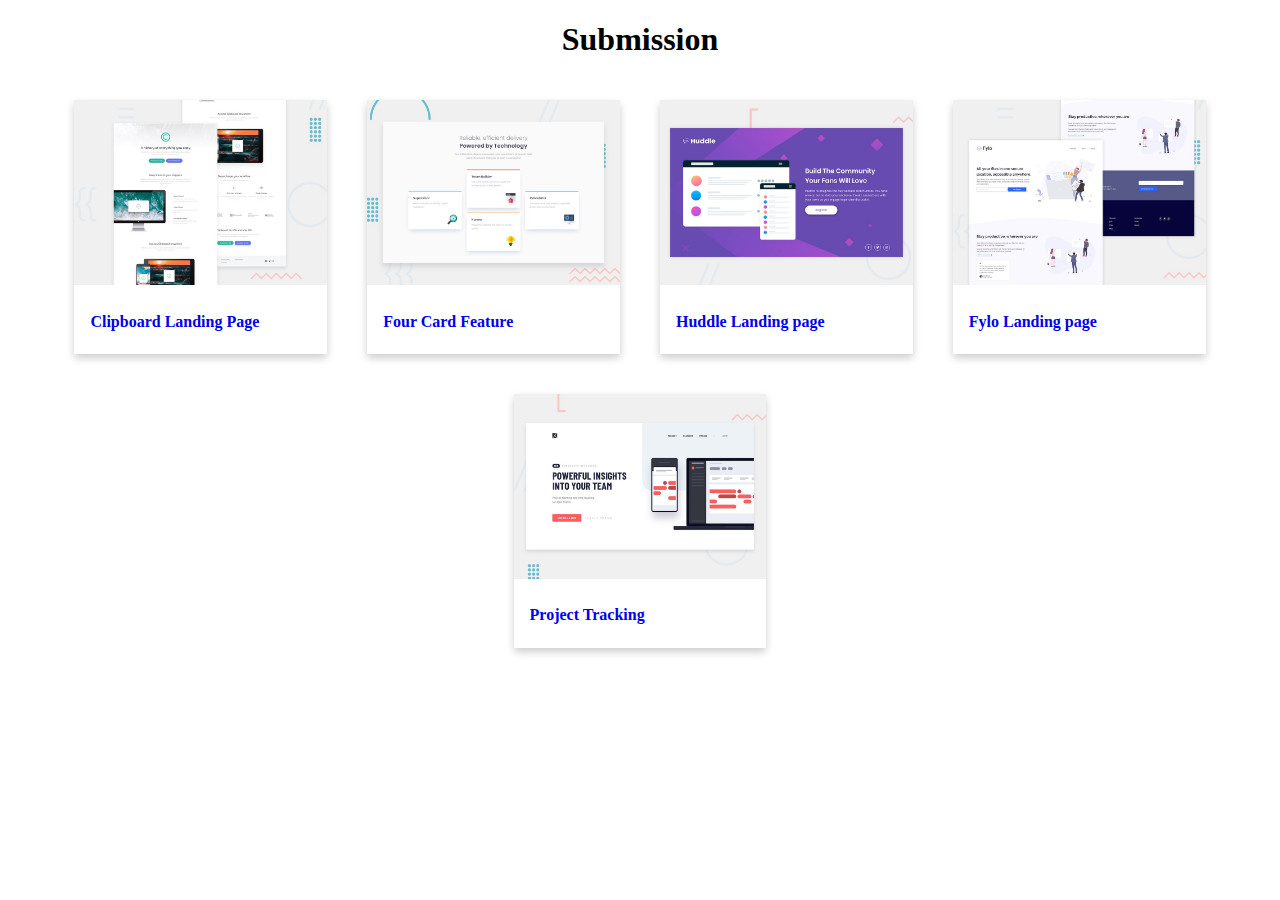
<file: index.html>
<!DOCTYPE html>
<html lang="en">
<head>
    <meta charset="UTF-8">
    <meta name="viewport" content="width=device-width, initial-scale=1.0">
    <link rel="stylesheet" type="text/css" href="style.css" />
    <title>Submission Frontend-master</title>
</head>
<body>

    <h1>Submission</h1>

    <div class="flex">
    <div class="card">
        <a href="/clipboard-landing-page-master/index.html" target="_blank">
            <img src="images/clipboard.jpg" alt="Avatar" style="width:100%">
            <div class="container">
              <h4><b>Clipboard Landing Page</b></h4> 
            </div>
        </a>
      
      </div>

      <div class="card">
        <a href="/four-card-feature-section-master/index.html" target="_blank">
            <img src="images/four-section.jpg" alt="Avatar" style="width:100%">
            <div class="container">
              <h4><b>Four Card Feature</b></h4> 
            </div>
        </a>
      </div>

      <div class="card">
        <a href="/huddle-landing-page-with-single-introductory-section-master/index.html" target="_blank">
            <img src="images/huddle.jpg" alt="Avatar" style="width:100%">
            <div class="container">
              <h4><b>Huddle Landing page</b></h4> 
            </div>
        </a>
      </div>

      <div class="card">
        <a href="/fylo-landing-page-with-two-column-layout-master/index.html" target="_blank">
            <img src="images/fylo.jpg" alt="Avatar" style="width:100%">
            <div class="container">
              <h4><b>Fylo Landing page</b></h4> 
            </div>
        </a>
      </div>

      <div class="card">
        <a href="/project-tracking-intro-component-master/index.html" target="_blank">
            <img src="images/project-tracking.jpg" alt="Avatar" style="width:100%">
            <div class="container">
              <h4><b>Project Tracking</b></h4> 
            </div>
        </a>
      </div>

    </div>

</body>
</html>
</file>
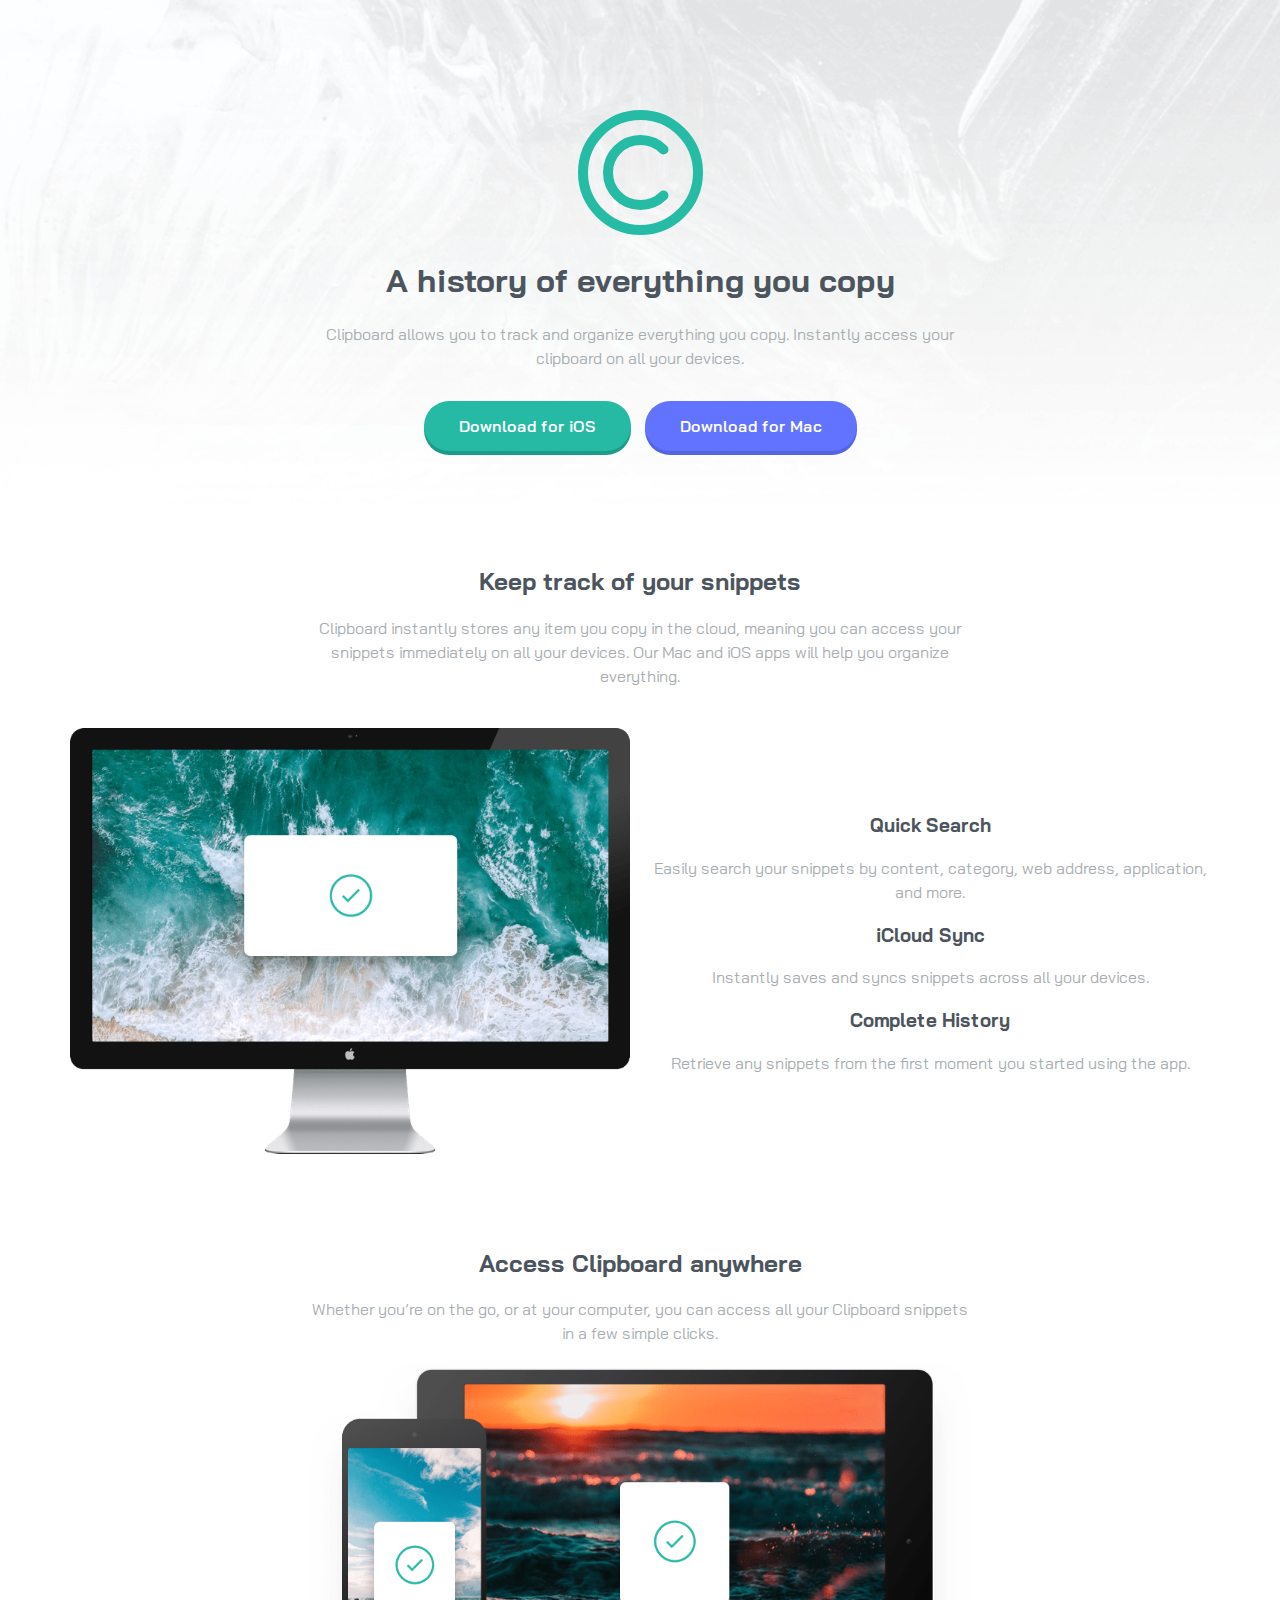
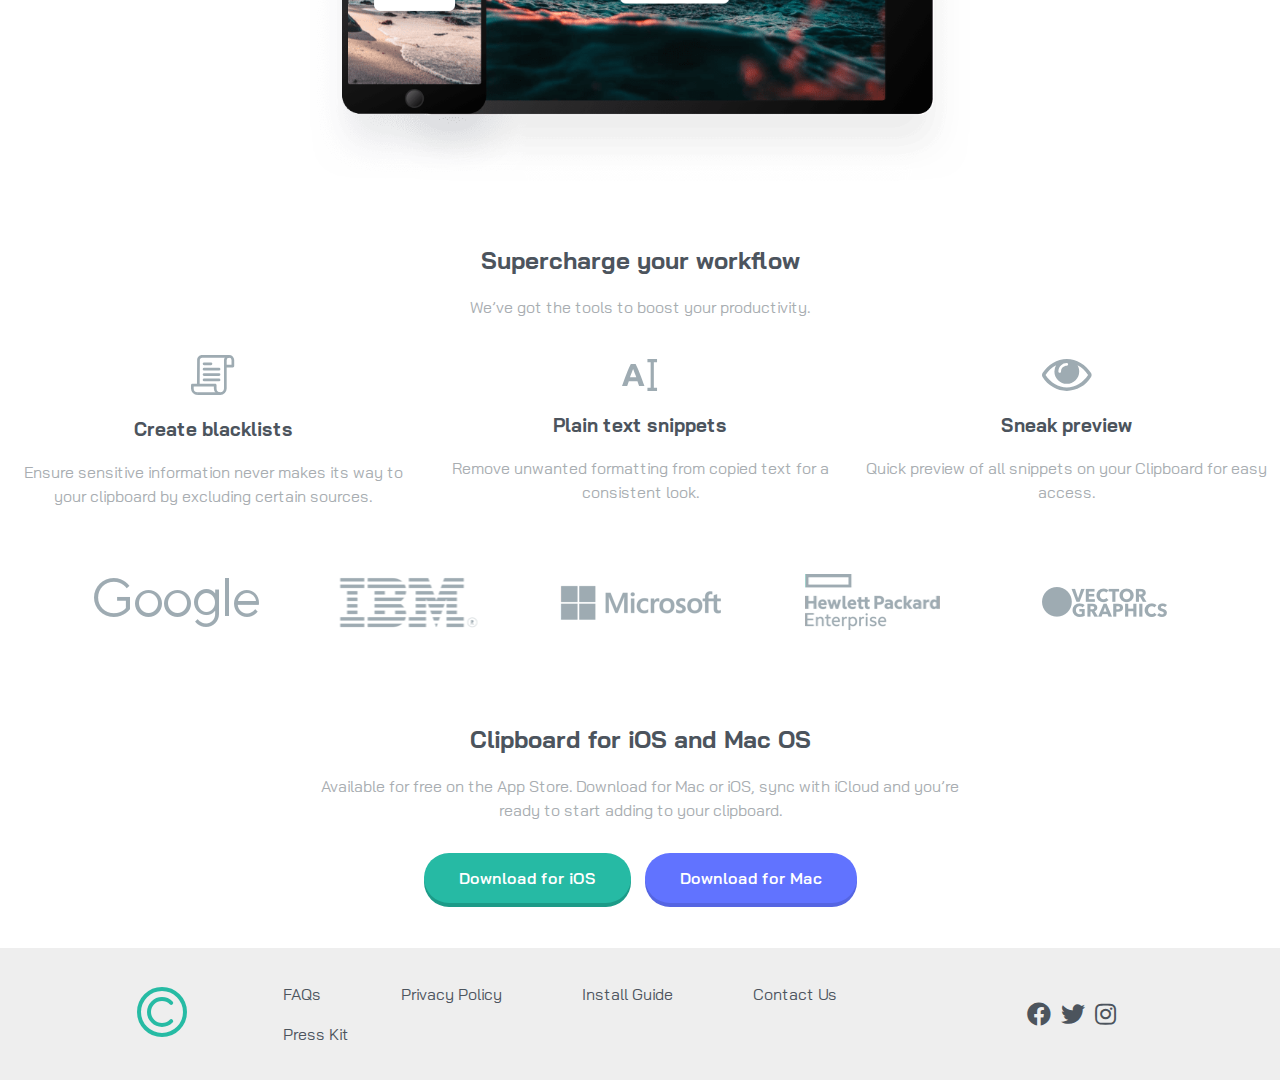
<file: clipboard-landing-page-master/index.html>
<!DOCTYPE html>
<html lang="en">
<head>
  <meta charset="UTF-8">
  <meta name="viewport" content="width=device-width, initial-scale=1.0"> <!-- displays site properly based on user's device -->

  <link rel="icon" type="image/png" sizes="32x32" href="./images/favicon-32x32.png">
  <link rel="stylesheet" href="https://cdnjs.cloudflare.com/ajax/libs/font-awesome/5.13.0/css/all.min.css">
  
  <title>Frontend Mentor | Clipboard landing page</title>
  <link rel="stylesheet" href="style.css">
  
</head>
<body>

  <header>
    <div class="container container-small">
      <img src="images/logo.svg" alt="logo">
      <h1>A history of everything you copy</h1>
      <p>
        Clipboard allows you to track and organize everything you 
        copy. Instantly access your clipboard on all your devices.
      </p>

      <div>
        <button class="btn btn-primary">
          Download for iOS
        </button>
        <button class="btn btn-secondary">
          Download for Mac
        </button>
      </div>
    </div>
  </header>

  <section class="container container-small">
    <h2>Keep track of your snippets</h2>
    <p>Clipboard instantly stores any item you copy in the cloud, 
      meaning you can access your snippets immediately on all your 
      devices. Our Mac and iOS apps will help you organize everything.</p>
  </section>

  <section class="container flex">
    <div>
      <img src="images/image-computer.png" alt="computer"/>      
    </div>

    <div class="point">
      <h3>
        Quick Search
      </h3>
      <p>
        Easily search your snippets by content, category, web address, application, and more.
      </p>

      <h3>
        iCloud Sync
      </h3>
      <p>
        Instantly saves and syncs snippets across all your devices.
      </p>

      <h3>
        Complete History
      </h3>
      <p>
        Retrieve any snippets from the first moment you started using the app.
      </p>
    </div>
  </section>

  <section class="container container-small">
    <h2>
      Access Clipboard anywhere
    </h2>
    <p>
      Whether you’re on the go, or at your computer, you can access all your Clipboard 
      snippets in a few simple clicks.
    </p>
    <img src="images/image-devices.png" alt="devices">
  </section>

  <div class="flex">
    <div>
      <h2>
        Supercharge your workflow
      </h2>
      <p>
        We’ve got the tools to boost your productivity.
      </p>
    </div>
  </div>

  <div class="flex">
      <div>
        <img src="images/icon-blacklist.svg" alt="list"/>
        <h3>Create blacklists</h3>
        <p>Ensure sensitive information never makes its way to your clipboard by excluding certain sources.</p>
      </div>
      <div>
        <img src="images/icon-text.svg" alt="text"/>
        <h3>Plain text snippets</h3>
        <p>Remove unwanted formatting from copied text for a consistent look.</p>
     </div>
      <div>
        <img src="images/icon-preview.svg" alt="preview"/>
        <h3>Sneak preview</h3>
        <p>Quick preview of all snippets on your Clipboard for easy access.</p>
      </div>
    </div>

  <section class="container flex">
      <div>
        <img src="images/logo-google.png" alt="google"/></div>
      <div>
        <img src="images/logo-ibm.png" alt="ibm"/></div>
      <div>
        <img src="images/logo-microsoft.png" alt="microsoft"/></div>
      <div>
        <img src="images/logo-hp.png" alt="hp"/></div>
      <div>
        <img src="images/logo-vector-graphics.png" alt="vector"/></div>
  </section>

  <section class="container container-small">
    <h2>Clipboard for iOS and Mac OS</h2>
    <p>Available for free on the App Store. Download for Mac or iOS, sync with iCloud 
      and you’re ready to start adding to your clipboard.</p>
      <div>
        <button class="btn btn-primary">
          Download for iOS
        </button>
        <button class="btn btn-secondary">
          Download for Mac
        </button>
      </div>
  </section>
  
  <footer>
    <div class="container flex">
      <div>
        <img src="images/logo.svg" alt="logo"/>
      </div>
      <ul class="links">
        <li><a href="#">FAQs</a></li>
        <li><a href="#">Privacy Policy</a></li>
        <li><a href="#">Install Guide</a></li>
        <li><a href="#">Contact Us</a></li>
        <li><a href="#">Press Kit</a></li>
      </ul>
      <ul class="social">
       <li><a href="#"><i class="fab fa-facebook"></i></a></li> 
       <li><a href="#"><i class="fab fa-twitter"></i></a></li> 
       <li><a href="#"><i class="fab fa-instagram"></i></a></li> 
      </ul>
    </div>
  </footer>


  

  


 
 
 
 
 
  
  
</body>
</html>
</file>
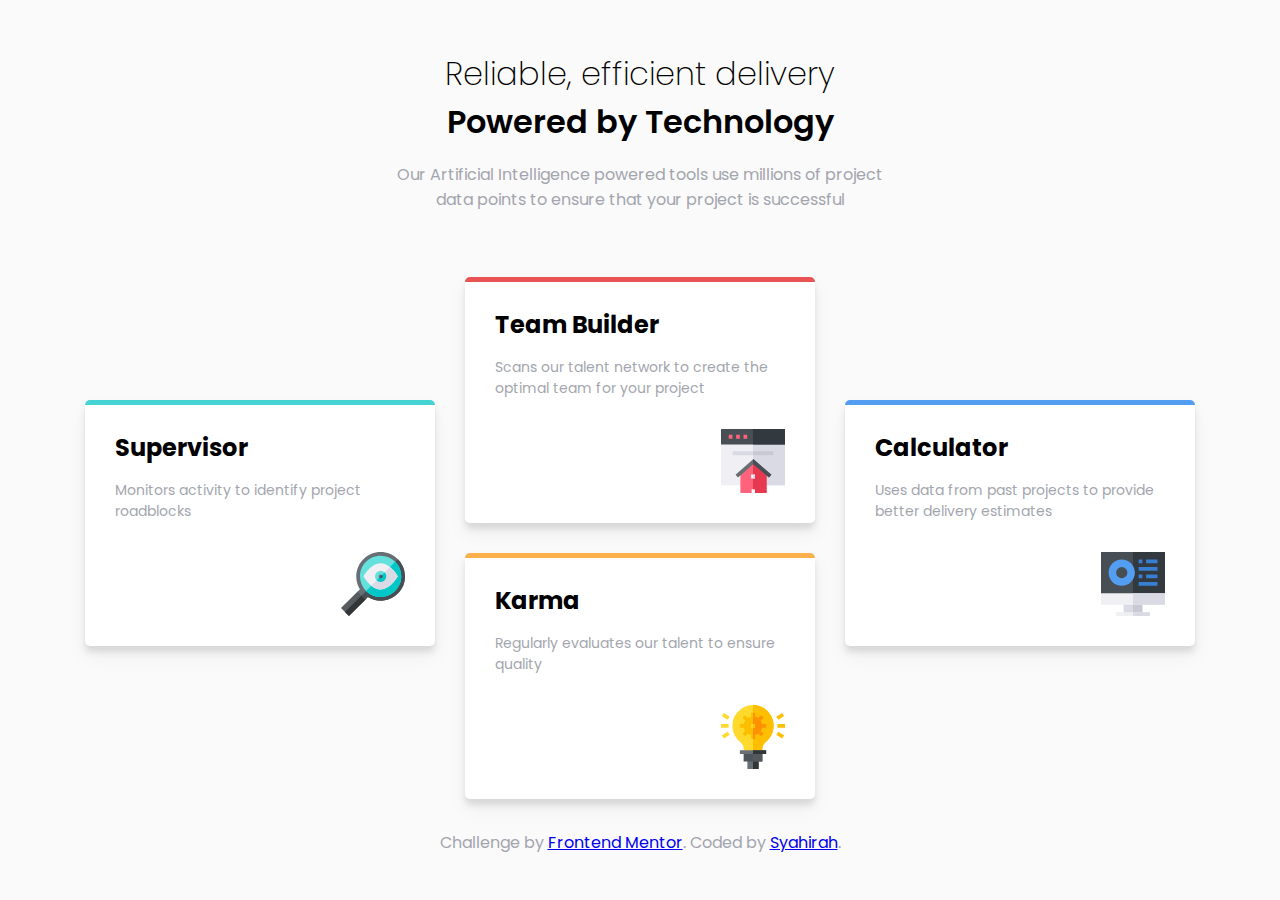
<file: four-card-feature-section-master/index.html>
<!DOCTYPE html>
<html lang="en">
<head>
  <meta charset="UTF-8">
  <meta name="viewport" content="width=device-width, initial-scale=1.0"> <!-- displays site properly based on user's device -->

  <link rel="icon" type="image/png" sizes="32x32" href="./images/favicon-32x32.png">
  <link rel="stylesheet" href="style.css" />

  <title>Frontend Mentor | Four card feature section</title>
</head>
<body>
  
  <header>
    <h1>Reliable, efficient delivery
      <span>Powered by Technology</span>
    </h1>
  
    <p>Our Artificial Intelligence powered tools use millions of project data points 
    to ensure that your project is successful</p>
  </header>

  <div class="container">
    <div class="box box-cyan box-push">
      <h2>Supervisor</h2>
      <p>Monitors activity to identify project roadblocks</p>
      <img src="images/icon-supervisor.svg" alt="icon-supervisor">
    </div>
    <div class="box box-red">
      <h2>Team Builder</h2>
      <p>Scans our talent network to create the optimal team for your project</p>
      <img src="images/icon-team-builder.svg" alt="icon-team-builder">
    </div>
    <div class="box box-blue box-push">
      <h2>Calculator</h2>
      <p> Uses data from past projects to provide better delivery estimates</p>
      <img src="images/icon-calculator.svg" alt="icon-calculator">
    </div>
    <div class="box box-orange">
      <h2>Karma</h2>
      <p> Regularly evaluates our talent to ensure quality</p>
      <img src="images/icon-karma.svg" alt="icon-karma">
    </div>
  </div>
 
  <footer>
    <p class="attribution">
      Challenge by <a href="https://www.frontendmentor.io?ref=challenge" target="_blank">Frontend Mentor</a>. 
      Coded by <a href="#">Syahirah</a>.
    </p>
  </footer>
</body>
</html>
</file>
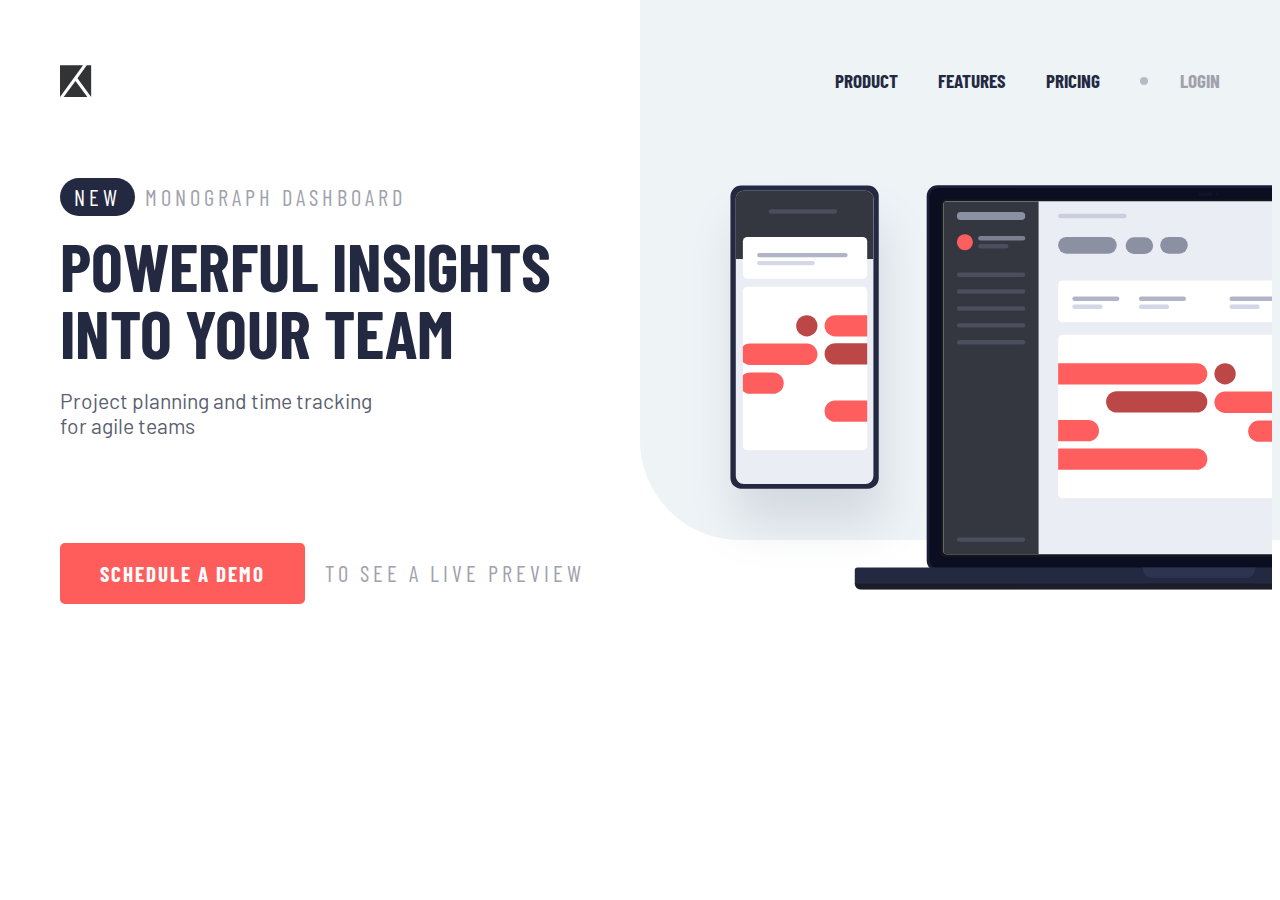
<file: project-tracking-intro-component-master/index.html>
<!DOCTYPE html>
<html lang="en">
<head>
  <meta charset="UTF-8">
  <meta name="viewport" content="width=device-width, initial-scale=1.0"> <!-- displays site properly based on user's device -->

  <link rel="icon" type="image/png" sizes="32x32" href="./images/favicon-32x32.png">
  <link rel="stylesheet" href="style.css">
  <script src="script.js" defer></script>

  <title>Frontend Mentor | Project tracking intro component</title>

</head>
<body>
  <nav>
    <div class="container">
      <img src="images/logo.svg" alt="logo">

      <a class="hamburger" id="hamburger">
        <img class="icon-hamburger" src="images/icon-hamburger.svg" alt="hamburger-icon"/>
        <img  class="icon-close" src="images/icon-close.svg" alt="close-icon"/>
      </a>

      <ul>
        <li><a href="#">Product</a></li>
        <li><a href="#">Features</a></li>
        <li><a href="#">Pricing</a></li>
        <li class="login"><a href="#">Login</a></li>
      </ul>
    </div>
  </nav>

  <main>
    <div class="container mobile-reverse">
      <div>
        <h3><span>New</span>Monograph Dashboard</h3>
        <h1>Powerful insights<br>into your team</h1>
        <p>Project planning and time tracking<br>for agile teams</p>

       <div class="flex">
        <button>
          Schedule a demo
        </button>
        <h3>
          to see a live preview
        </h3>
       </div>
      </div>

      <div>
        <img src="images/illustration-devices.svg" alt="illustration" class="illustration">
      </div>
    </div>
  </main>
  
  
  

 
 
  
  
</body>
</html>
</file>
<file: style.css>
* {
    box-sizing: border-box;
}

h1{
    text-align: center;
}

.flex {
    display: flex;
    flex-wrap: wrap;
    justify-content:center;
    align-items: center;
}

.card {
    /* Add shadows to create the "card" effect */
    box-shadow: 0 4px 8px 0 rgba(0,0,0,0.2);
    transition: 0.3s;
    width: 20%;
    margin: 20px;
    justify-content: center;
    align-items: center;
  }
  
  /* On mouse-over, add a deeper shadow */
  .card:hover {
    box-shadow: 0 8px 16px 0 rgba(0,0,0,0.2);
  }
  
  /* Add some padding inside the card container */
  .container {
    padding: 2px 16px;
    justify-content: center;
  }

  a {
      text-decoration: none;
  }
</file>
<file: clipboard-landing-page-master/style.css>
@import url('https://fonts.googleapis.com/css?family=Bai+Jamjuree:400,600&display=swap');

* {
    box-sizing: border-box;
   
}

:root {
    --strong-cyan: hsl(171, 66%, 44%);
    --light-blue: hsl(233, 100%, 69%);
    --dark-grayish-blue: hsl(210, 10%, 33%);
    --grayish-blue: hsl(201, 11%, 66%);
}

body {
    color: var(--dark-grayish-blue);
    font-family: 'Bai Jamjuree', sans-serif;
    text-align: center;
    margin: 0;
}

header {
    background-image: url('images/bg-header-desktop.png');
    background-repeat: no-repeat;
    background-size: cover;
    padding: 80px 0 20px;   
}

img {
    max-width: 100%;
}

p {
    color: #A8ADB1;
    line-height: 1.5;
}

.point {
    width: 300px;
}

.container {
    padding: 0 20px;
    margin: 30px auto;
    max-width: 100%;
    width: 1200px;
}

.container-small {
    padding-top: 30px;
    margin-top: 0;
    width: 700px;
}

section {
    padding: 30px 0;
}

.flex {
    display: flex;
    align-items: center;
    justify-content: center;
    flex-wrap: wrap;
}

.flex > * {
    flex: 1;
    padding: 10px;
}

.btn {
    border: none;
    border-radius: 50px;
    color: #fff;
    font-family: 'Bai Jamjuree', sans-serif;
    font-size: 16px;
    font-weight: 600;
    padding: 15px 35px;
    margin: 15px 5px;
}

.btn-primary {
    background-color: var(--strong-cyan);
    box-shadow: 0 4px hsl(171, 69%, 36%);
}

.btn-secondary {
    background-color: var(--light-blue);
    box-shadow: 0 4px hsl(233, 71%, 61%);
}

footer {
    background-color: #eeeeee;
}

footer img {
    width: 50px;
}

footer ul {
    display: flex;
    flex-wrap: wrap;
    padding: 0;
    list-style-type: none;
}

footer .container {
    margin-bottom: 0;
}

footer ul a {
    color: var(--dark-grayish-blue);
    text-decoration: none;
}


footer .links {
    flex: 4;
}

footer .links li {
    padding: 10px;
    margin-right: 60px;  
}

footer .social li {
    margin-right: 0 5px;
}

footer .social a {
    font-size: 24px;
    margin-right: 10px;
}

@media (max-width: 768px) {
    .flex {
        flex-direction: column;
    }

    footer .links {
        flex-direction: column;
    }

    footer .links li {
        padding: 10px;
        margin-right: 0;
    }

    img {
        padding-top: 25px;
    }

    
}
</file>
<file: four-card-feature-section-master/style.css>
@import url('https://fonts.googleapis.com/css?family=Poppins:200,400,600&display=swap');

* {
    box-sizing: border-box;
}

body {
    background-color: hsl(0, 0%, 98%);
    font-family: 'Poppins', sans-serif;
}

header {
    margin: 50px auto;
    max-width: 500px;
    text-align: center;
}

h1 {
    font-weight: 200;
    margin: 0;
}

h1 span {
    font-weight: 600;
}

p {
    color: hsl(229, 6%, 66%);
}

.container {
    display: flex;
    flex-wrap: wrap;
    justify-content: center;
    margin: 0 auto;
    max-width: 1140px;
}

.box {
    background-color: #fff;
    box-shadow: 0 10px 20px rgba(0,0,0,0.05), 0 6px 6px rgba(0,0,0,0.1);
    border-radius: 5px;
    padding: 30px;
    position: relative;
    overflow: hidden;
    margin: 15px;
    width: 350px;
}

.box::after {
    content: '';
    background-color: purple;
    position: absolute;
    top: 0;
    left: 0;
    height: 5px;
    width: 100%;
}

.box-red::after {
    background-color: hsl(0, 78%, 62%) ;
}

.box-cyan::after {
    background-color:hsl(180, 62%, 55%) ;
}

.box-orange::after {
    background-color:hsl(34, 97%, 64%) ;
}

.box-blue::after {
    background-color: hsl(212, 86%, 64%) ;
}

.box-push {
    transform: translateY(50%);
}

.box h2 {
    margin: 0;
}

.box p {
    font-size: 14px;
    margin: 15px 0 30px;
}

.box img {
    display: block;
    margin-left: auto;
}

footer {
    text-align: center;
}

@media (max-width: 775px) {
    .box-push {
        transform: translateY(0);
    }
}
</file>
<file: project-tracking-intro-component-master/style.css>
@import url('https://fonts.googleapis.com/css?family=Barlow+Condensed:400,700&display=swap');
@import url('https://fonts.googleapis.com/css?family=Barlow&display=swap');

* {
    box-sizing: border-box;
}

:root {
    --red: hsl(0, 100%, 68%);
    --very-dark-blue: hsl(230, 29%, 20%);
    --dark-grayish-blue: hsl(230, 11%, 40%);
    --grayish-blue: hsl(231, 7%, 65%);
    --light-grayish-blue: hsl(207, 33%, 95%);
}

body {
    background-color: #fff;
    color: var(--very-dark-blue);
    font-family: 'Barlow', sans-serif;
    font-size: 1.2em;
}

body::after {
    background-color: var(--light-grayish-blue);
    border-bottom-left-radius: 100px;
    content: '';
    position: absolute;
    top: 0;
    right: 0;
    height: 60vh;
    width: 50vw;
    z-index: -1;
}

h1, h3, button, nav a {
    font-family: 'Barlow Condensed', sans-serif;
    text-transform: uppercase;
}

h1 {
    font-size: 3.5em;
    line-height: 1;
    margin: 0;
}

h3 {
    color: var(--grayish-blue);
    font-weight: 400;
    letter-spacing: 4px;
}

h3 span {
    background-color: var(--very-dark-blue);
    border-radius: 50px;
    color: #fff;
    padding: 6px 14px;
    margin-right: 10px;
}

p {
    color: var(--dark-grayish-blue);
    font-size: 1.1em;
}

button {
    background-color: var(--red);
    border: 0;
    color: #fff;
    border-radius: 5px;
    font-size: 1.1em;
    font-weight: 700;
    padding: 18px 40px;
    margin-right: 20px;
    letter-spacing: 2px;
}

img {
    max-width: 100%;
}

.container {
    display: flex;
    align-items: center;
    justify-content: space-between;
    padding: 0 20px;
    margin: 0 auto;
    max-width: 100%;
    width: 1200px;
}

.container > div {
    flex: 0.5;
}

.container > div:first-child {
    flex: 1.2;
}

.flex {
    display: flex;
    align-items: center;
    margin-top: 100px;
}

nav {
    margin: 50px 0;
}

.hamburger {
    display: none;
}

ul {
    display: flex;
    padding: 0;
    list-style-type: none;
}

ul li {
    margin-left: 40px;
}

ul li.login {
    position: relative;
    margin-left: 80px;
}

ul li.login::before {
    border-radius: 50%;
    background-color: var(--grayish-blue);
    content: '';
    position: absolute;
    top: 50%;
    left: 0;
    transform: translate(-40px, -50%);
    opacity: 0.7;
    height: 8px;
    width: 8px;
}

ul li a {
    color: var(--very-dark-blue);
    font-weight: 700;
    text-decoration: none;
}

ul li.login a {
    color: var(--grayish-blue);
}

main {
    display: flex;
    align-items: center;
    height: calc(100vh-250px);
    overflow: hidden;
   
}

.illustration {
    transform: scale(2.5) translateX(8%);
}

@media screen and (max-width: 768px) {
    body {
        font-size: 1em;
    }

    h1 {
        font-size: 3em;
    }

    .hamburger {
        background-color: transparent;
        cursor: pointer;
        border: none;
        display: block;
    }

    .hamburger:focus {
        outline: none;
    }

    .icon-close {
        display: none;
    }

    .show-nav .icon-close {
        display: block;
    }

    .show-nav .icon-hamburger {
        display: none;
    }

    ul {
        background-color: #fff;
        box-shadow: 0 5px 10px rgba(0,0,0,0.1);
        flex-direction: column;
        position: fixed;
        top: 70px;
        left: 20px;
        width: calc(100% - 40px);
        transform: translateX(120%);
        z-index: 100;
        transition: transform 0.4s ease;
    }

    .show-nav ul {
        transform: translateX(0);
    }

    ul li.login {
        margin: 40px 0 20px;
    }

    ul li.login::before {
        border-radius: 0;
        top: 0;
        left: 0;
        transform: translate(0, -25px);
        opacity: 0.7;
        height: 1px;
        width: 100%;
    }

    ul li {
        margin: 20px 30px;
        text-align: center;
    }

    ul li a {
        font-size: 1.5em;
    }

    .mobile-reverse {
        flex-direction: column-reverse;
    }

    .flex {
        margin-top: 50px;
    }

    .illustration {
        transform: scale(1) translateX(2%);
        margin-bottom: 100px;
    }
}
</file>
